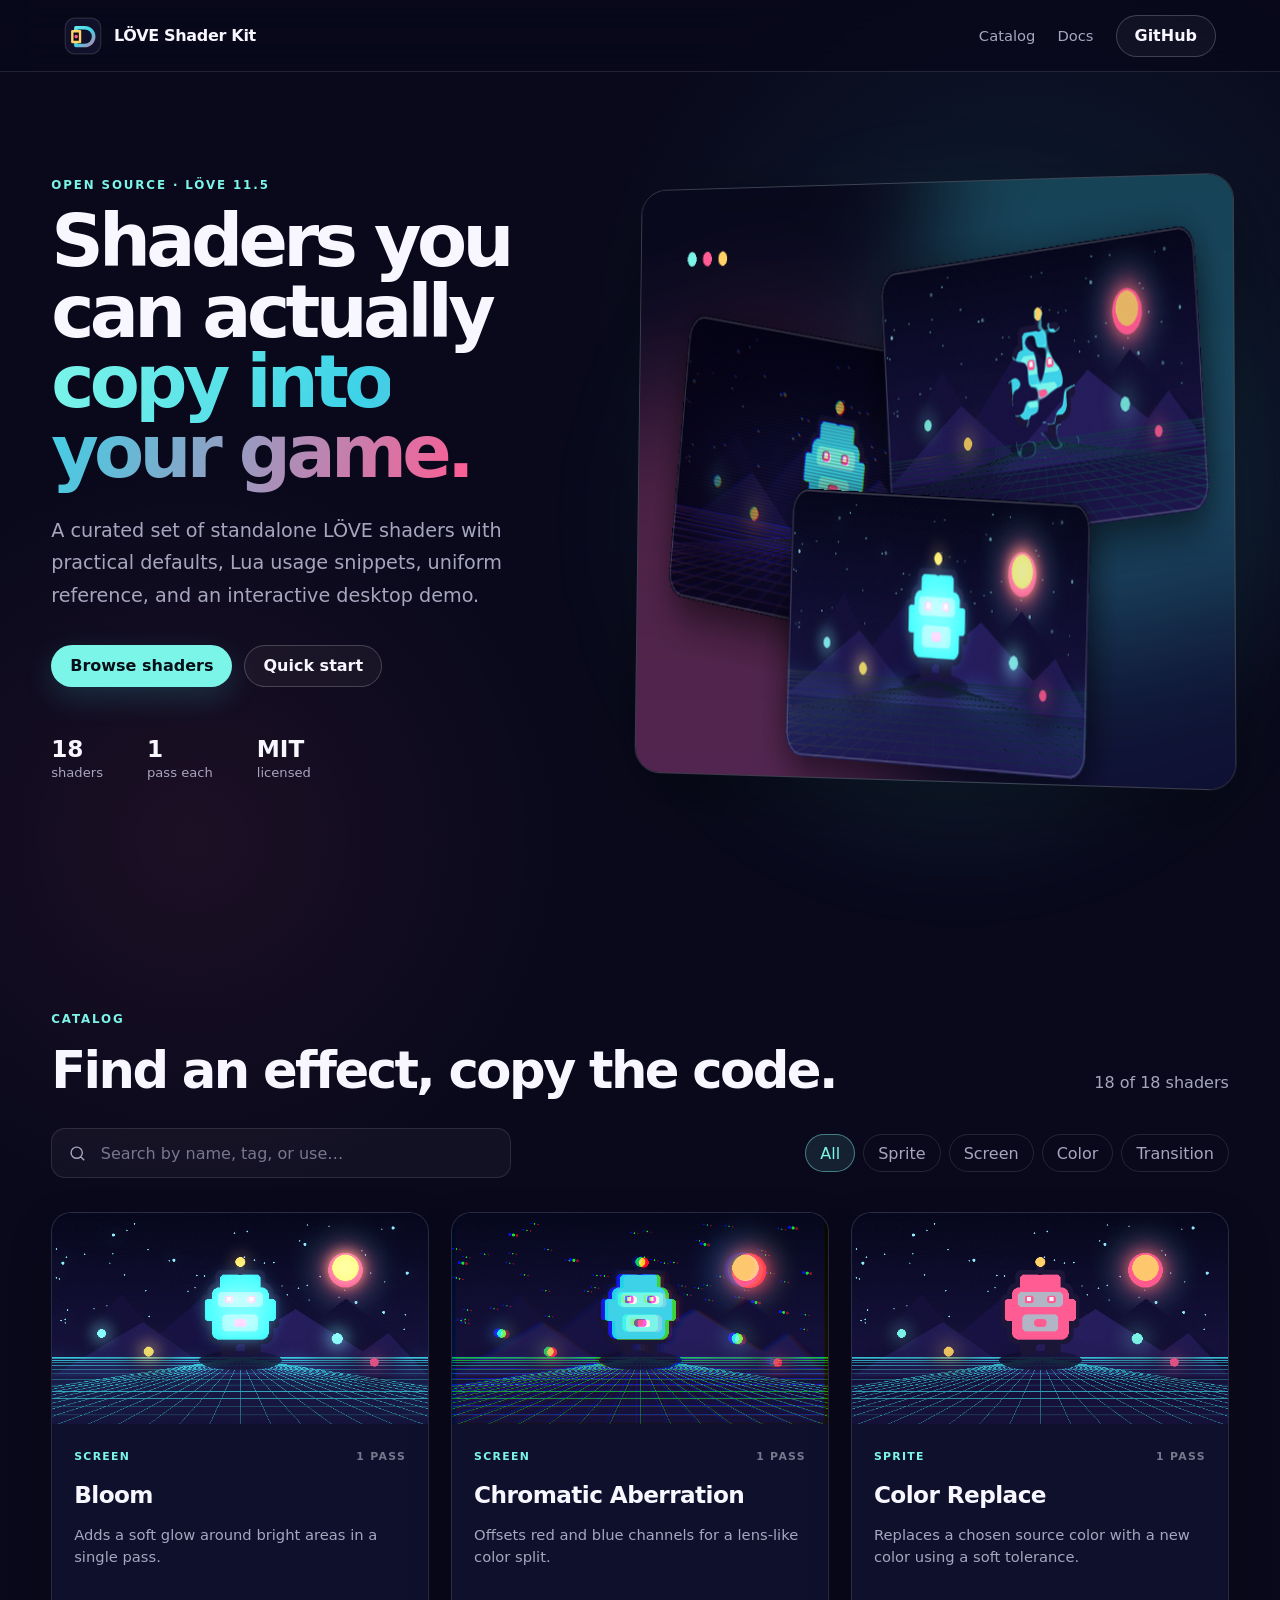
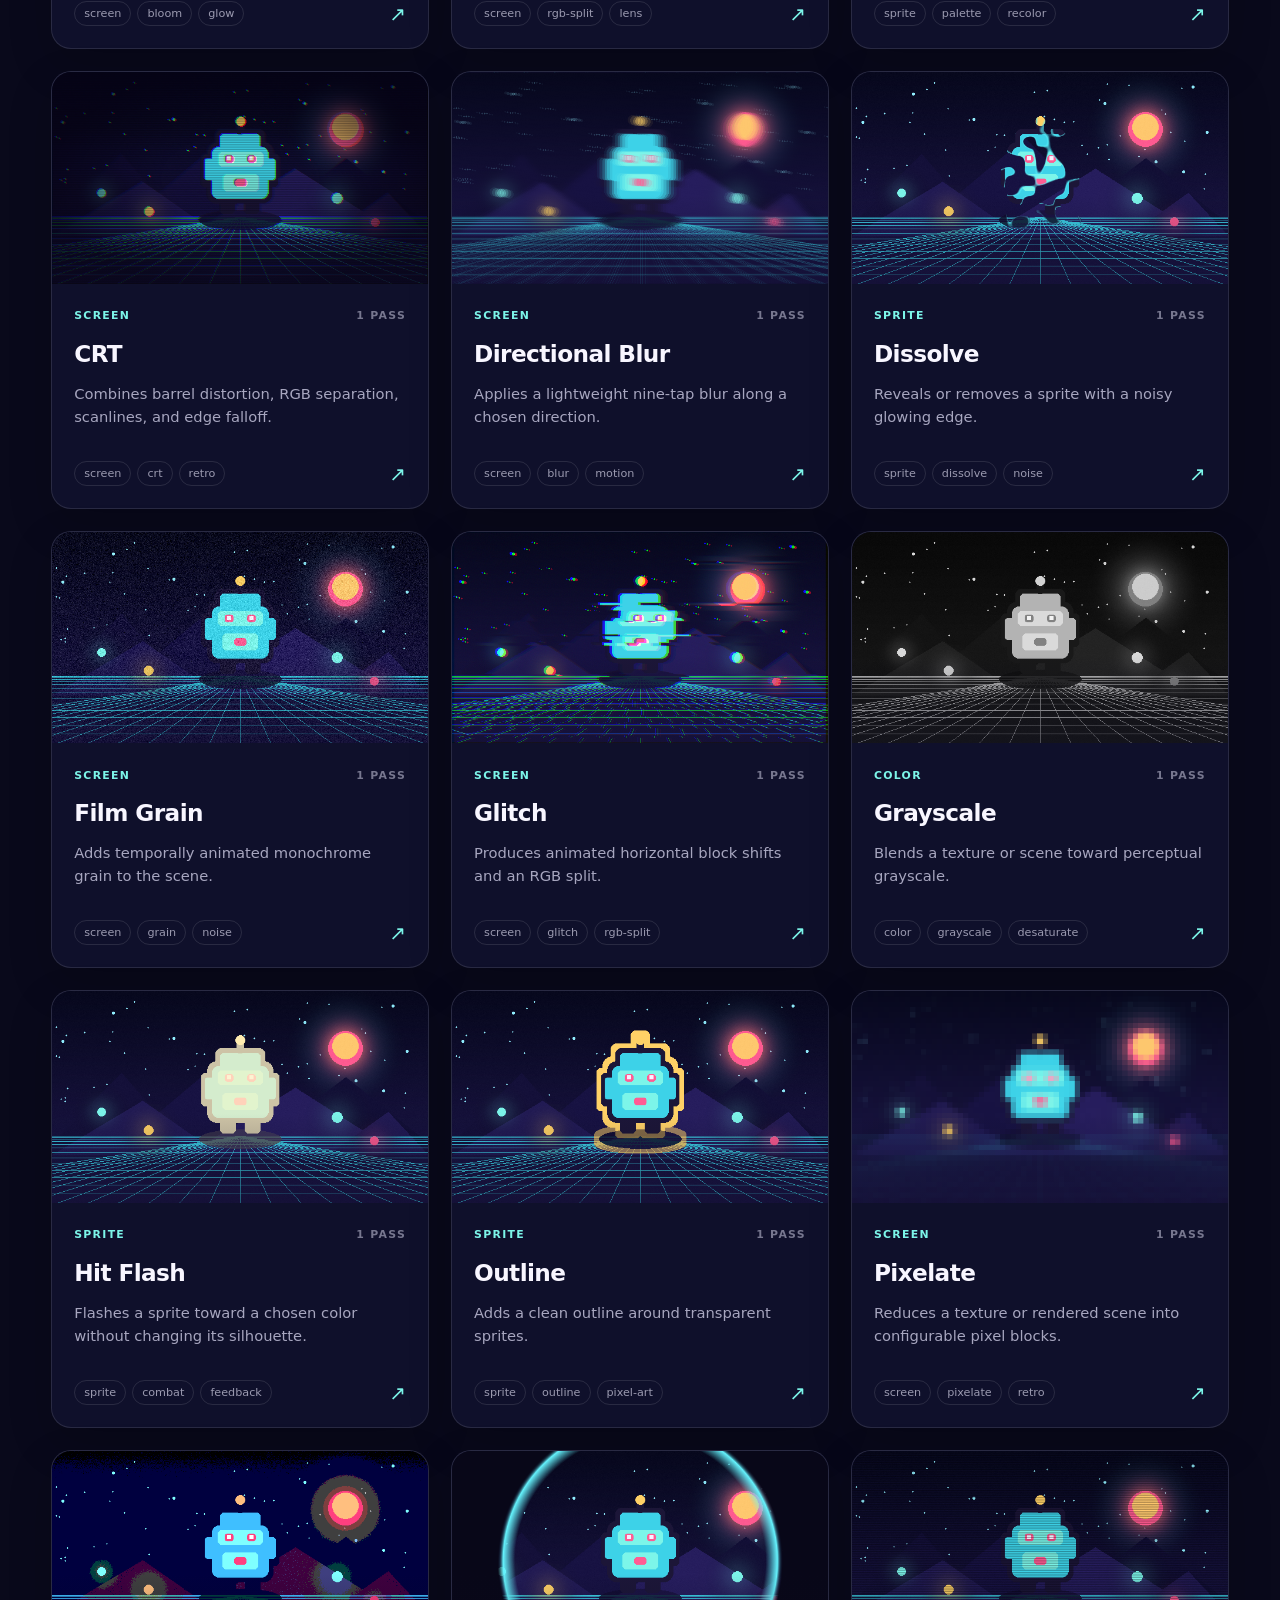
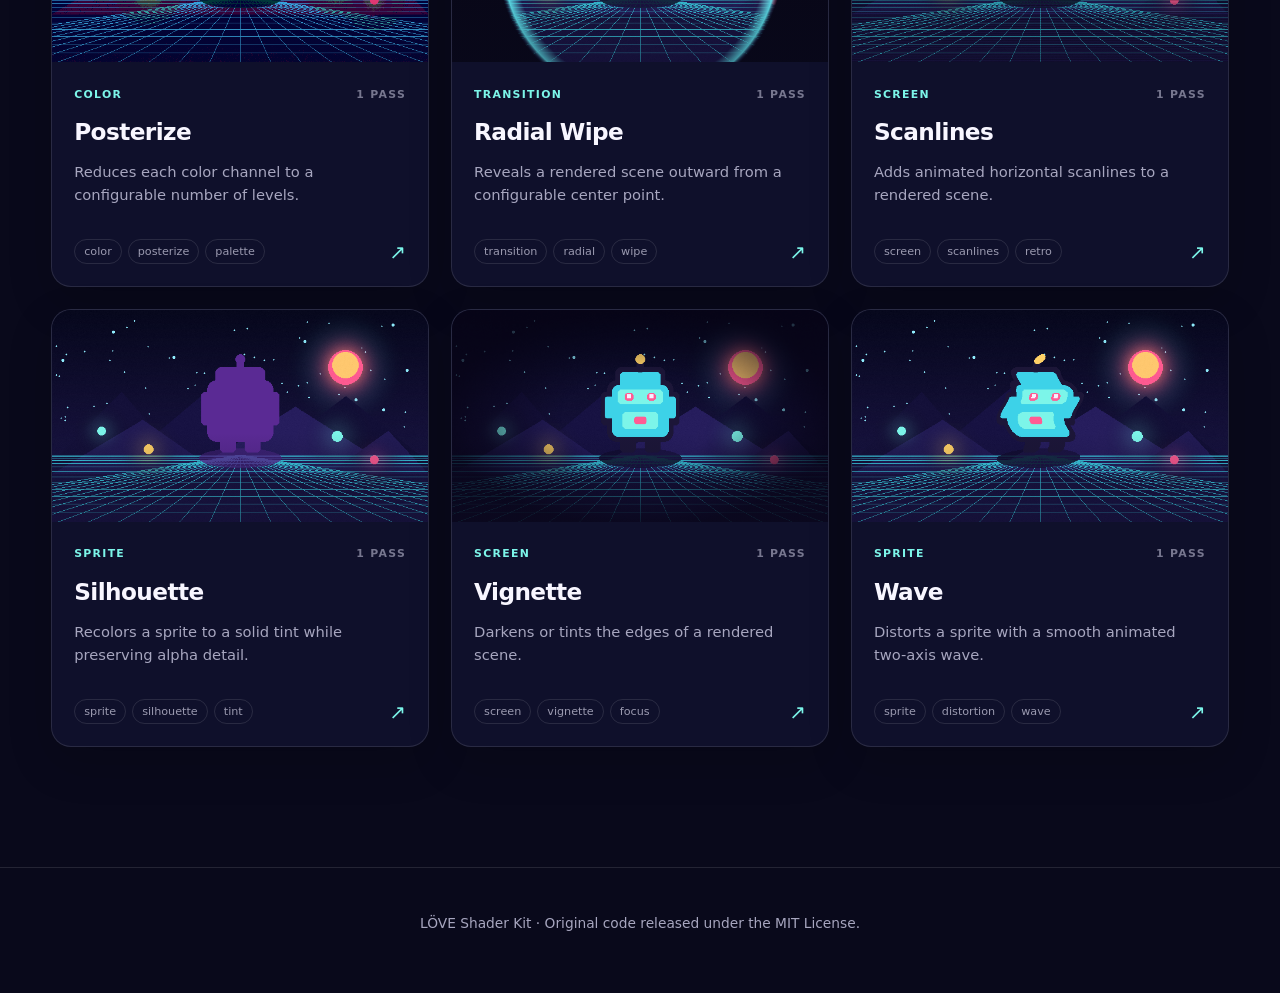
<file: docs/index.html>
<!doctype html>
<html lang="en">
<head>
  <meta charset="utf-8">
  <meta name="viewport" content="width=device-width, initial-scale=1">
  <meta name="theme-color" content="#09091b">
  <meta name="description" content="Copy-ready, documented shaders for LÖVE 11.5.">
  <meta property="og:title" content="LÖVE Shader Kit">
  <meta property="og:description" content="Copy-ready, documented shaders for LÖVE 11.5.">
  <meta property="og:type" content="website">
  <meta property="og:image" content="assets/cover.png">
  <title>LÖVE Shader Kit</title>
  <link rel="icon" href="assets/logo.svg" type="image/svg+xml">
  <link rel="stylesheet" href="assets/styles.css">
</head>
<body>
  <a class="skip-link" href="#catalog">Skip to catalog</a>

  <header class="site-header">
    <a class="brand" href="#top" aria-label="LÖVE Shader Kit home">
      <img src="assets/logo.svg" width="38" height="38" alt="">
      <span>LÖVE Shader Kit</span>
    </a>
    <nav class="header-actions" aria-label="Primary navigation">
      <a href="#catalog">Catalog</a>
      <a class="repository-docs-link" href="#catalog">Docs</a>
      <a id="repository-link" class="button button-secondary" href="#" hidden>GitHub</a>
    </nav>
  </header>

  <main id="top">
    <section class="hero" aria-labelledby="hero-title">
      <div class="hero-copy">
        <p class="eyebrow">OPEN SOURCE · LÖVE 11.5</p>
        <h1 id="hero-title">Shaders you can actually<br><span>copy into your game.</span></h1>
        <p class="hero-description">A curated set of standalone LÖVE shaders with practical defaults, Lua usage snippets, uniform reference, and an interactive desktop demo.</p>
        <div class="hero-actions">
          <a class="button button-primary" href="#catalog">Browse shaders</a>
          <a class="button button-secondary repository-docs-link" href="#catalog">Quick start</a>
        </div>
        <dl class="stats" aria-label="Catalog statistics">
          <div><dt id="shader-count">—</dt><dd>shaders</dd></div>
          <div><dt>1</dt><dd>pass each</dd></div>
          <div><dt>MIT</dt><dd>licensed</dd></div>
        </dl>
      </div>
      <div class="hero-art" aria-hidden="true">
        <img src="assets/cover.png" alt="" width="960" height="600">
      </div>
    </section>

    <section id="catalog" class="catalog-section" aria-labelledby="catalog-title">
      <div class="section-heading">
        <div>
          <p class="eyebrow">CATALOG</p>
          <h2 id="catalog-title">Find an effect, copy the code.</h2>
        </div>
        <p id="result-count" class="result-count" aria-live="polite"></p>
      </div>

      <div class="catalog-controls">
        <label class="search-field">
          <span class="sr-only">Search shaders</span>
          <svg aria-hidden="true" viewBox="0 0 24 24"><path d="m21 21-4.6-4.6m2.1-5.15a7.25 7.25 0 1 1-14.5 0 7.25 7.25 0 0 1 14.5 0Z"/></svg>
          <input id="search" type="search" placeholder="Search by name, tag, or use…" autocomplete="off">
        </label>
        <div id="category-filters" class="filter-list" aria-label="Filter by category"></div>
      </div>

      <div id="shader-grid" class="shader-grid"></div>
      <div id="empty-state" class="empty-state" hidden>
        <h3>No shader matched that search.</h3>
        <p>Try a broader term or clear the active category filter.</p>
      </div>
    </section>
  </main>

  <footer>
    <p>LÖVE Shader Kit · Original code released under the MIT License.</p>
  </footer>

  <dialog id="shader-dialog" class="shader-dialog" aria-labelledby="dialog-title">
    <div class="dialog-shell">
      <button id="dialog-close" class="icon-button dialog-close" aria-label="Close details">×</button>
      <div class="dialog-preview-wrap">
        <img id="dialog-preview" class="dialog-preview" alt="">
        <div class="dialog-preview-overlay"></div>
      </div>
      <div class="dialog-content">
        <div class="dialog-heading">
          <p id="dialog-category" class="eyebrow"></p>
          <h2 id="dialog-title"></h2>
          <p id="dialog-description" class="dialog-description"></p>
          <div id="dialog-tags" class="tag-list"></div>
        </div>

        <section class="detail-section" aria-labelledby="uniform-title">
          <h3 id="uniform-title">Uniforms</h3>
          <div class="table-wrap">
            <table>
              <thead><tr><th>Name</th><th>Type</th><th>Default</th><th>Description</th></tr></thead>
              <tbody id="uniform-table"></tbody>
            </table>
          </div>
        </section>

        <section id="notes-section" class="detail-section" aria-labelledby="notes-title" hidden>
          <h3 id="notes-title">Notes</h3>
          <ul id="notes-list"></ul>
        </section>

        <section class="detail-section code-section" aria-labelledby="code-title">
          <div class="code-heading">
            <div>
              <h3 id="code-title">Copy and use</h3>
              <div class="code-tabs" role="tablist" aria-label="Code type">
                <button class="code-tab active" role="tab" aria-selected="true" data-code-tab="shader">shader.glsl</button>
                <button class="code-tab" role="tab" aria-selected="false" data-code-tab="usage">usage.lua</button>
              </div>
            </div>
            <button id="copy-code" class="button button-secondary" type="button">Copy code</button>
          </div>
          <pre><code id="code-view"></code></pre>
        </section>
      </div>
    </div>
  </dialog>

  <template id="shader-card-template">
    <article class="shader-card">
      <button class="card-open" type="button">
        <span class="preview-frame"><img class="card-preview" loading="lazy" alt=""></span>
        <span class="card-body">
          <span class="card-meta"><span class="card-category"></span><span class="card-pass">1 PASS</span></span>
          <span class="card-title"></span>
          <span class="card-summary"></span>
          <span class="card-footer"><span class="card-tags"></span><span class="card-arrow" aria-hidden="true">↗</span></span>
        </span>
      </button>
    </article>
  </template>

  <script src="assets/app.js" defer></script>
</body>
</html>
</file>
<file: docs/assets/styles.css>
:root {
  color-scheme: dark;
  --bg: #09091b;
  --bg-soft: #0f1027;
  --surface: rgba(18, 19, 48, 0.82);
  --surface-solid: #121330;
  --surface-hover: #17193c;
  --line: rgba(255, 255, 255, 0.11);
  --line-strong: rgba(255, 255, 255, 0.2);
  --text: #f8f6ff;
  --muted: #a7a6bf;
  --cyan: #7cf5e9;
  --cyan-strong: #3dd2e8;
  --pink: #ff5c93;
  --yellow: #ffd166;
  --radius: 20px;
  --shadow: 0 24px 70px rgba(0, 0, 0, 0.34);
  font-family: Inter, ui-sans-serif, system-ui, -apple-system, BlinkMacSystemFont, "Segoe UI", sans-serif;
  font-synthesis: none;
}

* { box-sizing: border-box; }
html { scroll-behavior: smooth; }
body {
  margin: 0;
  min-width: 320px;
  background:
    radial-gradient(circle at 80% 8%, rgba(61, 210, 232, 0.10), transparent 27rem),
    radial-gradient(circle at 15% 20%, rgba(255, 92, 147, 0.08), transparent 24rem),
    var(--bg);
  color: var(--text);
}
body.modal-open { overflow: hidden; }
button, input { font: inherit; }
a { color: inherit; }
img { display: block; max-width: 100%; }

.skip-link {
  position: fixed;
  z-index: 100;
  top: 10px;
  left: 10px;
  transform: translateY(-160%);
  padding: 10px 14px;
  border-radius: 10px;
  background: var(--cyan);
  color: #071018;
  font-weight: 800;
}
.skip-link:focus { transform: none; }

.site-header {
  position: sticky;
  z-index: 20;
  top: 0;
  display: flex;
  align-items: center;
  justify-content: space-between;
  min-height: 72px;
  padding: 0 5vw;
  border-bottom: 1px solid var(--line);
  background: rgba(9, 9, 27, 0.76);
  backdrop-filter: blur(18px);
}
.brand {
  display: inline-flex;
  align-items: center;
  gap: 12px;
  color: var(--text);
  font-weight: 800;
  text-decoration: none;
  letter-spacing: -0.02em;
}
.header-actions { display: flex; align-items: center; gap: 22px; }
.header-actions > a:not(.button) { color: var(--muted); font-size: 0.92rem; text-decoration: none; }
.header-actions > a:hover { color: var(--text); }

.button {
  display: inline-flex;
  min-height: 42px;
  align-items: center;
  justify-content: center;
  padding: 0 18px;
  border: 1px solid transparent;
  border-radius: 999px;
  cursor: pointer;
  font-weight: 750;
  text-decoration: none;
  transition: transform 160ms ease, border-color 160ms ease, background 160ms ease;
}
.button:hover { transform: translateY(-1px); }
.button-primary { background: var(--cyan); color: #071018; box-shadow: 0 10px 30px rgba(61, 210, 232, 0.18); }
.button-primary:hover { background: #a3fff5; }
.button-secondary { border-color: var(--line-strong); background: rgba(255, 255, 255, 0.04); color: var(--text); }
.button-secondary:hover { border-color: rgba(124, 245, 233, 0.55); background: rgba(124, 245, 233, 0.07); }

.hero {
  display: grid;
  min-height: calc(100vh - 72px);
  grid-template-columns: minmax(0, 0.92fr) minmax(400px, 1.08fr);
  align-items: center;
  gap: 5vw;
  width: min(1440px, 92vw);
  margin: 0 auto;
  padding: 78px 0 92px;
}
.hero-copy { position: relative; z-index: 2; }
.eyebrow {
  margin: 0 0 14px;
  color: var(--cyan);
  font-size: 0.74rem;
  font-weight: 850;
  letter-spacing: 0.16em;
}
.hero h1 {
  margin: 0;
  font-size: clamp(3rem, 5.7vw, 6.8rem);
  line-height: 0.96;
  letter-spacing: -0.064em;
}
.hero h1 span {
  background: linear-gradient(105deg, var(--cyan), var(--cyan-strong) 42%, var(--pink));
  -webkit-background-clip: text;
  background-clip: text;
  color: transparent;
}
.hero-description {
  max-width: 640px;
  margin: 28px 0 0;
  color: var(--muted);
  font-size: clamp(1rem, 1.5vw, 1.22rem);
  line-height: 1.7;
}
.hero-actions { display: flex; flex-wrap: wrap; gap: 12px; margin-top: 32px; }
.stats { display: flex; gap: 44px; margin: 48px 0 0; }
.stats div { display: grid; gap: 3px; }
.stats dt { font-size: 1.45rem; font-weight: 850; }
.stats dd { margin: 0; color: var(--muted); font-size: 0.82rem; }

.hero-art { position: relative; perspective: 1200px; }
.hero-art::before {
  content: "";
  position: absolute;
  inset: 8% -3% -6% 7%;
  border-radius: 50%;
  background: rgba(61, 210, 232, 0.13);
  filter: blur(58px);
}
.hero-art img {
  position: relative;
  width: 100%;
  border: 1px solid var(--line-strong);
  border-radius: 26px;
  box-shadow: var(--shadow);
  transform: rotateY(-7deg) rotateX(2deg);
}

.catalog-section {
  width: min(1440px, 92vw);
  margin: 0 auto;
  padding: 112px 0 120px;
  scroll-margin-top: 72px;
}
.section-heading {
  display: flex;
  align-items: end;
  justify-content: space-between;
  gap: 24px;
  margin-bottom: 28px;
}
.section-heading h2 { margin: 0; font-size: clamp(2rem, 4vw, 4.2rem); letter-spacing: -0.05em; }
.result-count { margin: 0 0 8px; color: var(--muted); font-variant-numeric: tabular-nums; }

.catalog-controls {
  display: flex;
  align-items: center;
  justify-content: space-between;
  gap: 18px;
  margin-bottom: 34px;
}
.search-field {
  display: flex;
  width: min(460px, 100%);
  min-height: 50px;
  align-items: center;
  gap: 12px;
  padding: 0 16px;
  border: 1px solid var(--line);
  border-radius: 14px;
  background: rgba(255, 255, 255, 0.035);
}
.search-field:focus-within { border-color: rgba(124, 245, 233, 0.55); box-shadow: 0 0 0 3px rgba(124, 245, 233, 0.08); }
.search-field svg { width: 20px; fill: none; stroke: var(--muted); stroke-width: 1.8; }
.search-field input { width: 100%; border: 0; outline: 0; background: transparent; color: var(--text); }
.search-field input::placeholder { color: #77778f; }
.filter-list { display: flex; flex-wrap: wrap; justify-content: end; gap: 8px; }
.filter-button {
  min-height: 38px;
  padding: 0 14px;
  border: 1px solid var(--line);
  border-radius: 999px;
  background: transparent;
  color: var(--muted);
  cursor: pointer;
}
.filter-button:hover { color: var(--text); border-color: var(--line-strong); }
.filter-button.active { border-color: rgba(124, 245, 233, 0.45); background: rgba(124, 245, 233, 0.10); color: var(--cyan); }

.shader-grid { display: grid; grid-template-columns: repeat(3, minmax(0, 1fr)); gap: 22px; }
.shader-card {
  overflow: hidden;
  border: 1px solid var(--line);
  border-radius: var(--radius);
  background: var(--surface);
  box-shadow: 0 16px 45px rgba(0, 0, 0, 0.16);
  transition: transform 180ms ease, border-color 180ms ease, background 180ms ease;
}
.shader-card:hover { transform: translateY(-5px); border-color: rgba(124, 245, 233, 0.35); background: var(--surface-hover); }
.card-open { display: block; width: 100%; padding: 0; border: 0; background: none; color: inherit; cursor: pointer; text-align: left; }
.preview-frame { position: relative; display: block; overflow: hidden; aspect-ratio: 16 / 9; background: #08091b; }
.preview-frame::after { content: ""; position: absolute; inset: 0; background: linear-gradient(180deg, transparent 58%, rgba(9, 9, 27, 0.42)); }
.card-preview { width: 100%; height: 100%; object-fit: cover; transition: transform 360ms cubic-bezier(.2,.8,.2,1); }
.shader-card:hover .card-preview { transform: scale(1.035); }
.card-body { display: grid; min-height: 224px; padding: 22px; }
.card-meta { display: flex; align-items: center; justify-content: space-between; margin-bottom: 14px; font-size: 0.68rem; font-weight: 850; letter-spacing: 0.12em; }
.card-category { color: var(--cyan); text-transform: uppercase; }
.card-pass { color: #77778f; }
.card-title { font-size: 1.45rem; font-weight: 820; letter-spacing: -0.025em; }
.card-summary { margin-top: 9px; color: var(--muted); font-size: 0.92rem; line-height: 1.55; }
.card-footer { display: flex; align-items: end; justify-content: space-between; gap: 12px; margin-top: auto; padding-top: 18px; }
.card-tags { display: flex; flex-wrap: wrap; gap: 6px; }
.tag { display: inline-flex; align-items: center; min-height: 25px; padding: 0 9px; border: 1px solid var(--line); border-radius: 999px; color: #9b9ab0; font-size: 0.7rem; }
.card-arrow { color: var(--cyan); font-size: 1.25rem; transition: transform 180ms ease; }
.shader-card:hover .card-arrow { transform: translate(2px, -2px); }

.empty-state { padding: 90px 20px; border: 1px dashed var(--line-strong); border-radius: var(--radius); text-align: center; }
.empty-state h3 { margin: 0 0 8px; font-size: 1.5rem; }
.empty-state p { margin: 0; color: var(--muted); }

footer { padding: 34px 5vw 48px; border-top: 1px solid var(--line); color: var(--muted); font-size: 0.86rem; text-align: center; }

.shader-dialog {
  width: min(1120px, calc(100vw - 32px));
  max-height: calc(100vh - 32px);
  padding: 0;
  overflow: hidden auto;
  border: 1px solid var(--line-strong);
  border-radius: 24px;
  background: var(--surface-solid);
  color: var(--text);
  box-shadow: 0 40px 120px rgba(0, 0, 0, 0.65);
}
.shader-dialog::backdrop { background: rgba(2, 2, 12, 0.76); backdrop-filter: blur(8px); }
.dialog-shell { position: relative; }
.dialog-close { position: absolute; z-index: 3; top: 16px; right: 16px; }
.icon-button { display: grid; width: 42px; height: 42px; place-items: center; border: 1px solid var(--line-strong); border-radius: 50%; background: rgba(9, 9, 27, 0.72); color: white; cursor: pointer; font-size: 1.55rem; line-height: 1; backdrop-filter: blur(8px); }
.icon-button:hover { border-color: rgba(124, 245, 233, 0.5); }
.dialog-preview-wrap { position: relative; aspect-ratio: 16 / 6.4; overflow: hidden; background: #070818; }
.dialog-preview { width: 100%; height: 100%; object-fit: cover; }
.dialog-preview-overlay { position: absolute; inset: 0; background: linear-gradient(180deg, transparent 42%, var(--surface-solid)); }
.dialog-content { padding: 0 clamp(24px, 5vw, 64px) 64px; }
.dialog-heading { position: relative; z-index: 1; margin-top: -40px; }
.dialog-heading h2 { margin: 0; font-size: clamp(2.4rem, 5vw, 4.8rem); letter-spacing: -0.055em; }
.dialog-description { max-width: 760px; margin: 18px 0 0; color: var(--muted); font-size: 1.04rem; line-height: 1.7; }
.tag-list { display: flex; flex-wrap: wrap; gap: 7px; margin-top: 20px; }
.detail-section { margin-top: 48px; }
.detail-section h3 { margin: 0 0 16px; font-size: 1.1rem; }
.table-wrap { overflow-x: auto; border: 1px solid var(--line); border-radius: 14px; }
table { width: 100%; border-collapse: collapse; font-size: 0.87rem; }
th, td { padding: 14px 16px; border-bottom: 1px solid var(--line); text-align: left; vertical-align: top; }
th { background: rgba(255, 255, 255, 0.035); color: #d7d5e5; font-size: 0.72rem; letter-spacing: 0.08em; text-transform: uppercase; }
tbody tr:last-child td { border-bottom: 0; }
td { color: var(--muted); line-height: 1.5; }
td:first-child, td:nth-child(2), td:nth-child(3) { color: #e8e5f3; font-family: ui-monospace, SFMono-Regular, Menlo, Consolas, monospace; white-space: nowrap; }
#notes-list { margin: 0; padding-left: 20px; color: var(--muted); line-height: 1.7; }
.code-heading { display: flex; align-items: end; justify-content: space-between; gap: 20px; margin-bottom: 12px; }
.code-tabs { display: flex; gap: 6px; }
.code-tab { padding: 8px 11px; border: 1px solid transparent; border-radius: 8px; background: none; color: var(--muted); cursor: pointer; font-size: 0.8rem; }
.code-tab.active { border-color: var(--line); background: rgba(255, 255, 255, 0.05); color: var(--cyan); }
pre { max-height: 560px; margin: 0; padding: 22px; overflow: auto; border: 1px solid var(--line); border-radius: 14px; background: #08091c; color: #e8e7f1; font: 0.82rem/1.62 ui-monospace, SFMono-Regular, Menlo, Consolas, monospace; tab-size: 4; }

.sr-only { position: absolute; width: 1px; height: 1px; padding: 0; margin: -1px; overflow: hidden; clip: rect(0, 0, 0, 0); white-space: nowrap; border: 0; }

:focus-visible { outline: 3px solid rgba(124, 245, 233, 0.58); outline-offset: 3px; }

@media (max-width: 1040px) {
  .hero { grid-template-columns: 1fr; padding-top: 76px; }
  .hero-art { width: min(820px, 100%); margin: 10px auto 0; }
  .hero-art img { transform: none; }
  .shader-grid { grid-template-columns: repeat(2, minmax(0, 1fr)); }
  .catalog-controls { align-items: stretch; flex-direction: column; }
  .filter-list { justify-content: start; }
}

@media (max-width: 680px) {
  .site-header { padding-inline: 18px; }
  .header-actions > a:not(.button) { display: none; }
  .hero, .catalog-section { width: min(100% - 32px, 1440px); }
  .hero { min-height: auto; padding: 64px 0 80px; }
  .hero h1 { font-size: clamp(2.75rem, 14vw, 4.6rem); }
  .stats { gap: 26px; }
  .shader-grid { grid-template-columns: 1fr; }
  .section-heading { align-items: start; flex-direction: column; }
  .result-count { margin: 0; }
  .card-body { min-height: 204px; }
  .dialog-content { padding-bottom: 36px; }
  .dialog-preview-wrap { aspect-ratio: 16 / 9; }
  .dialog-heading { margin-top: -20px; }
  .code-heading { align-items: stretch; flex-direction: column; }
  .code-heading .button { align-self: start; }
}

@media (prefers-reduced-motion: reduce) {
  *, *::before, *::after { scroll-behavior: auto !important; transition: none !important; }
}
</file>
